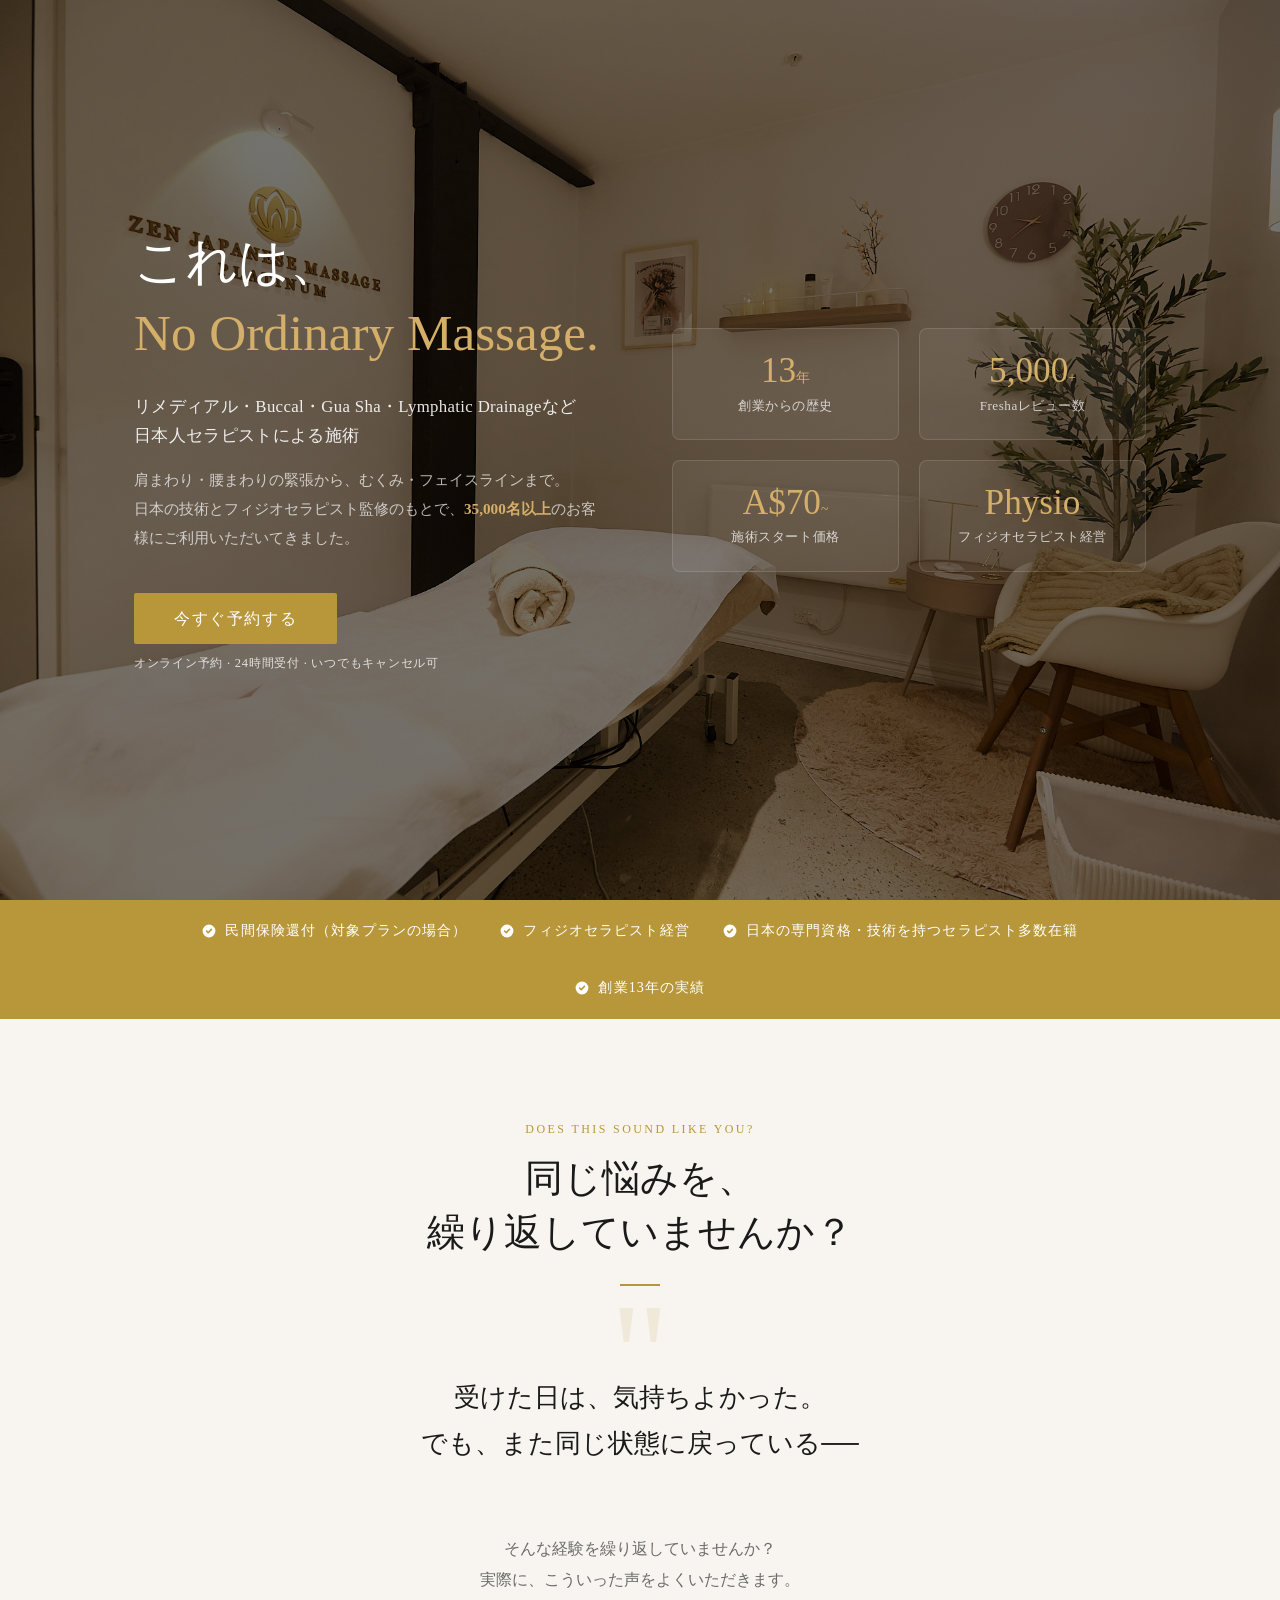
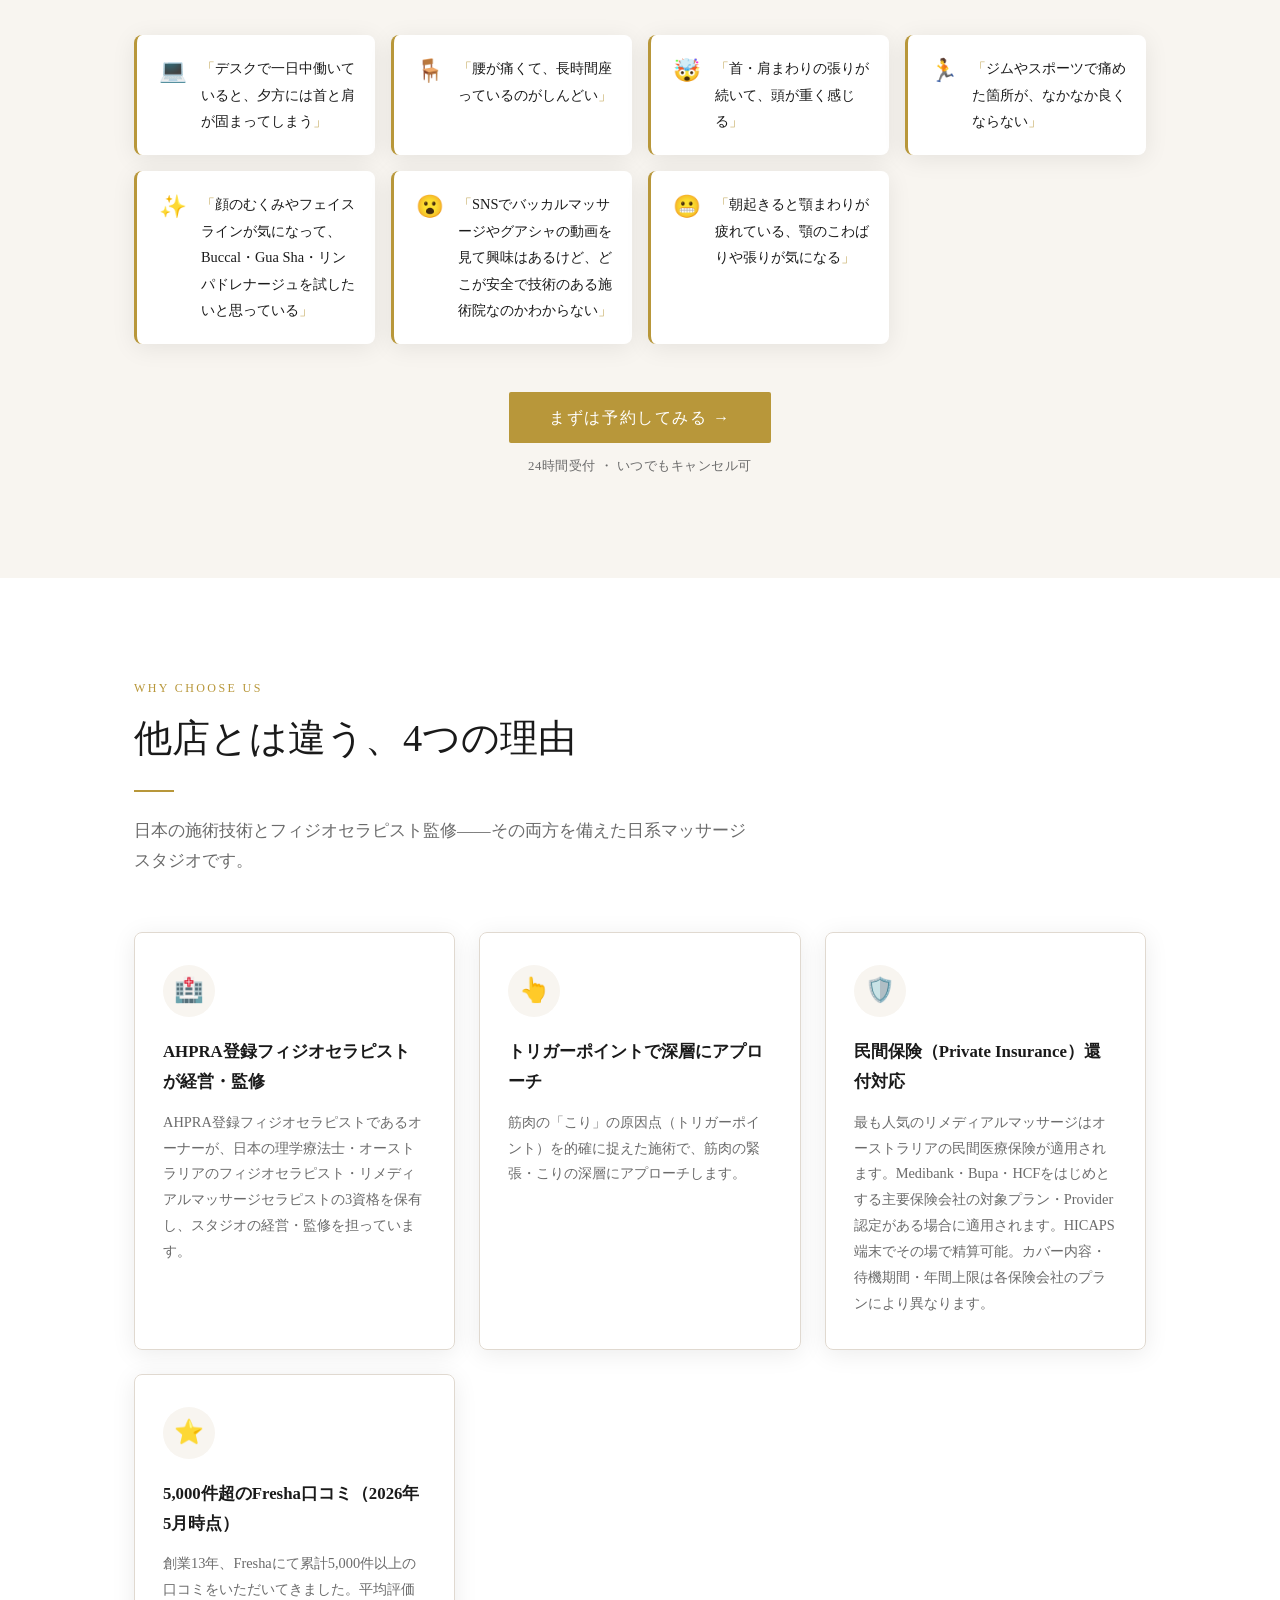
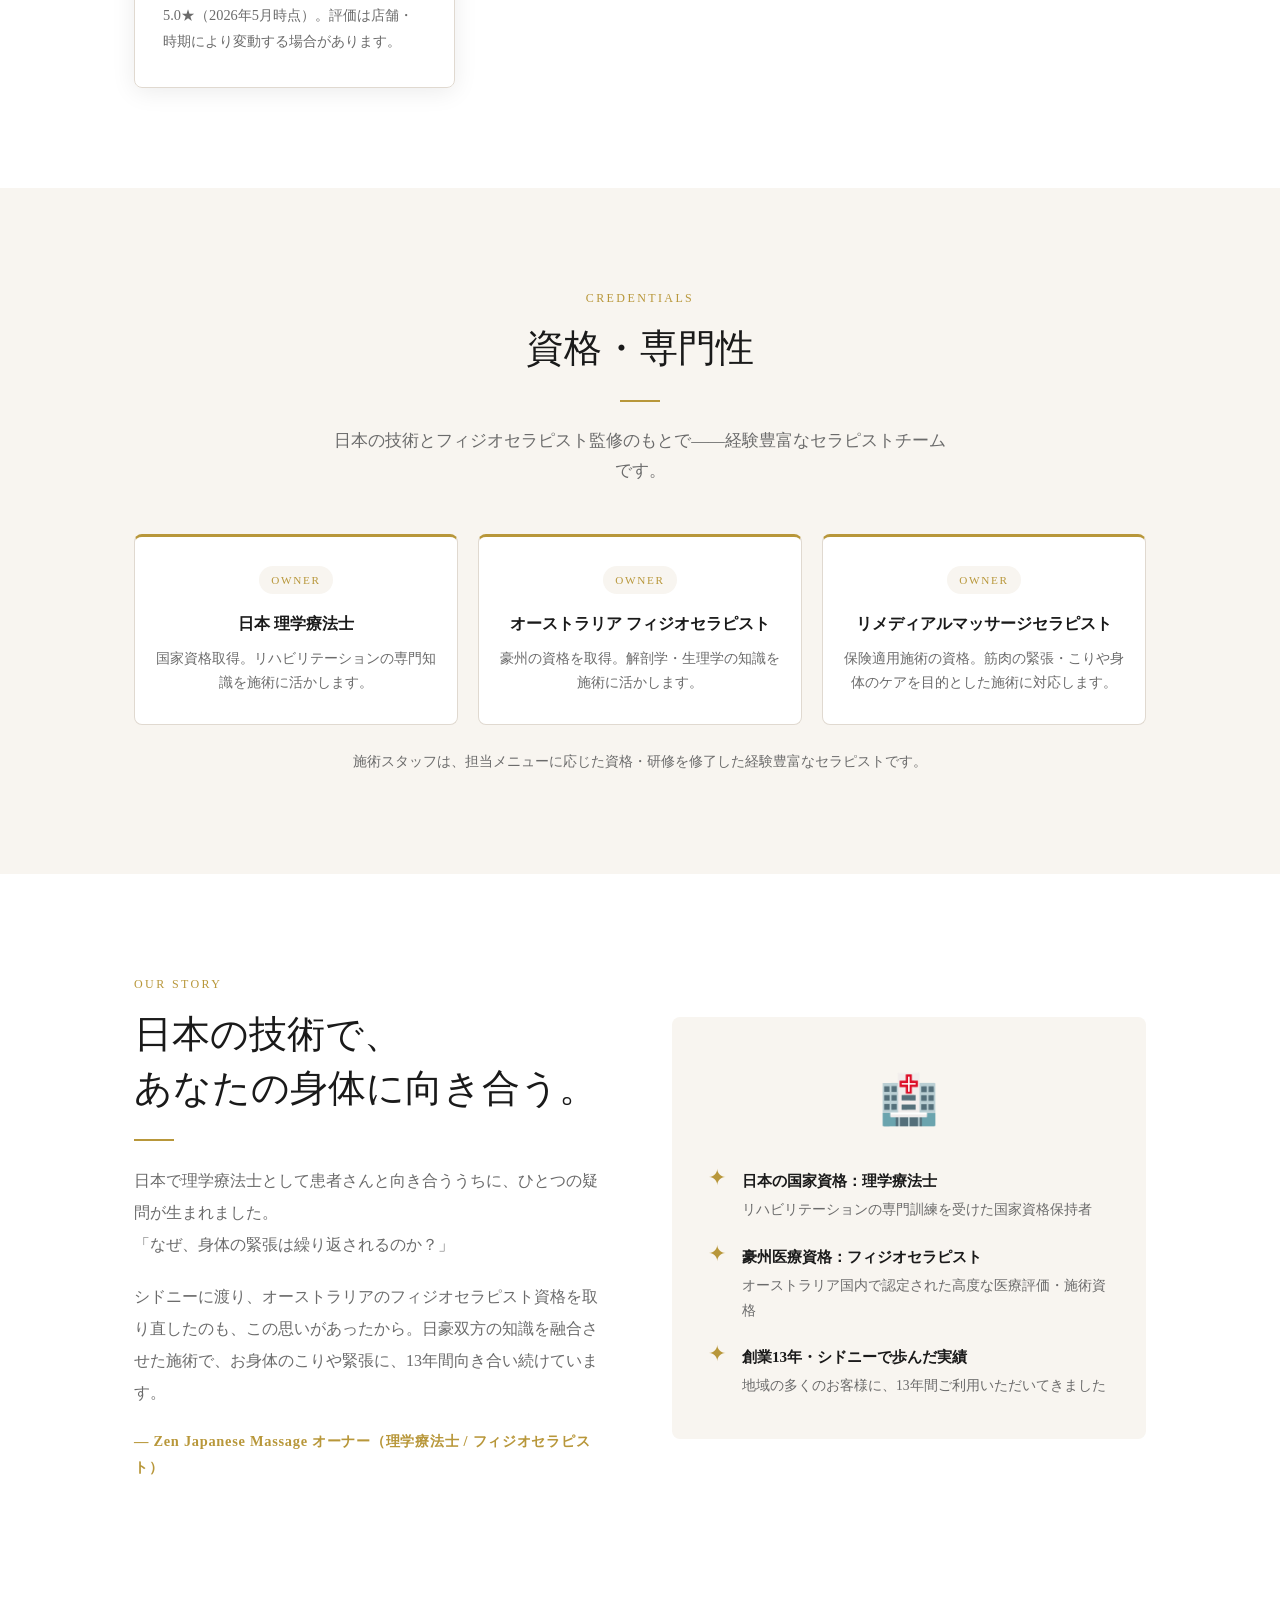
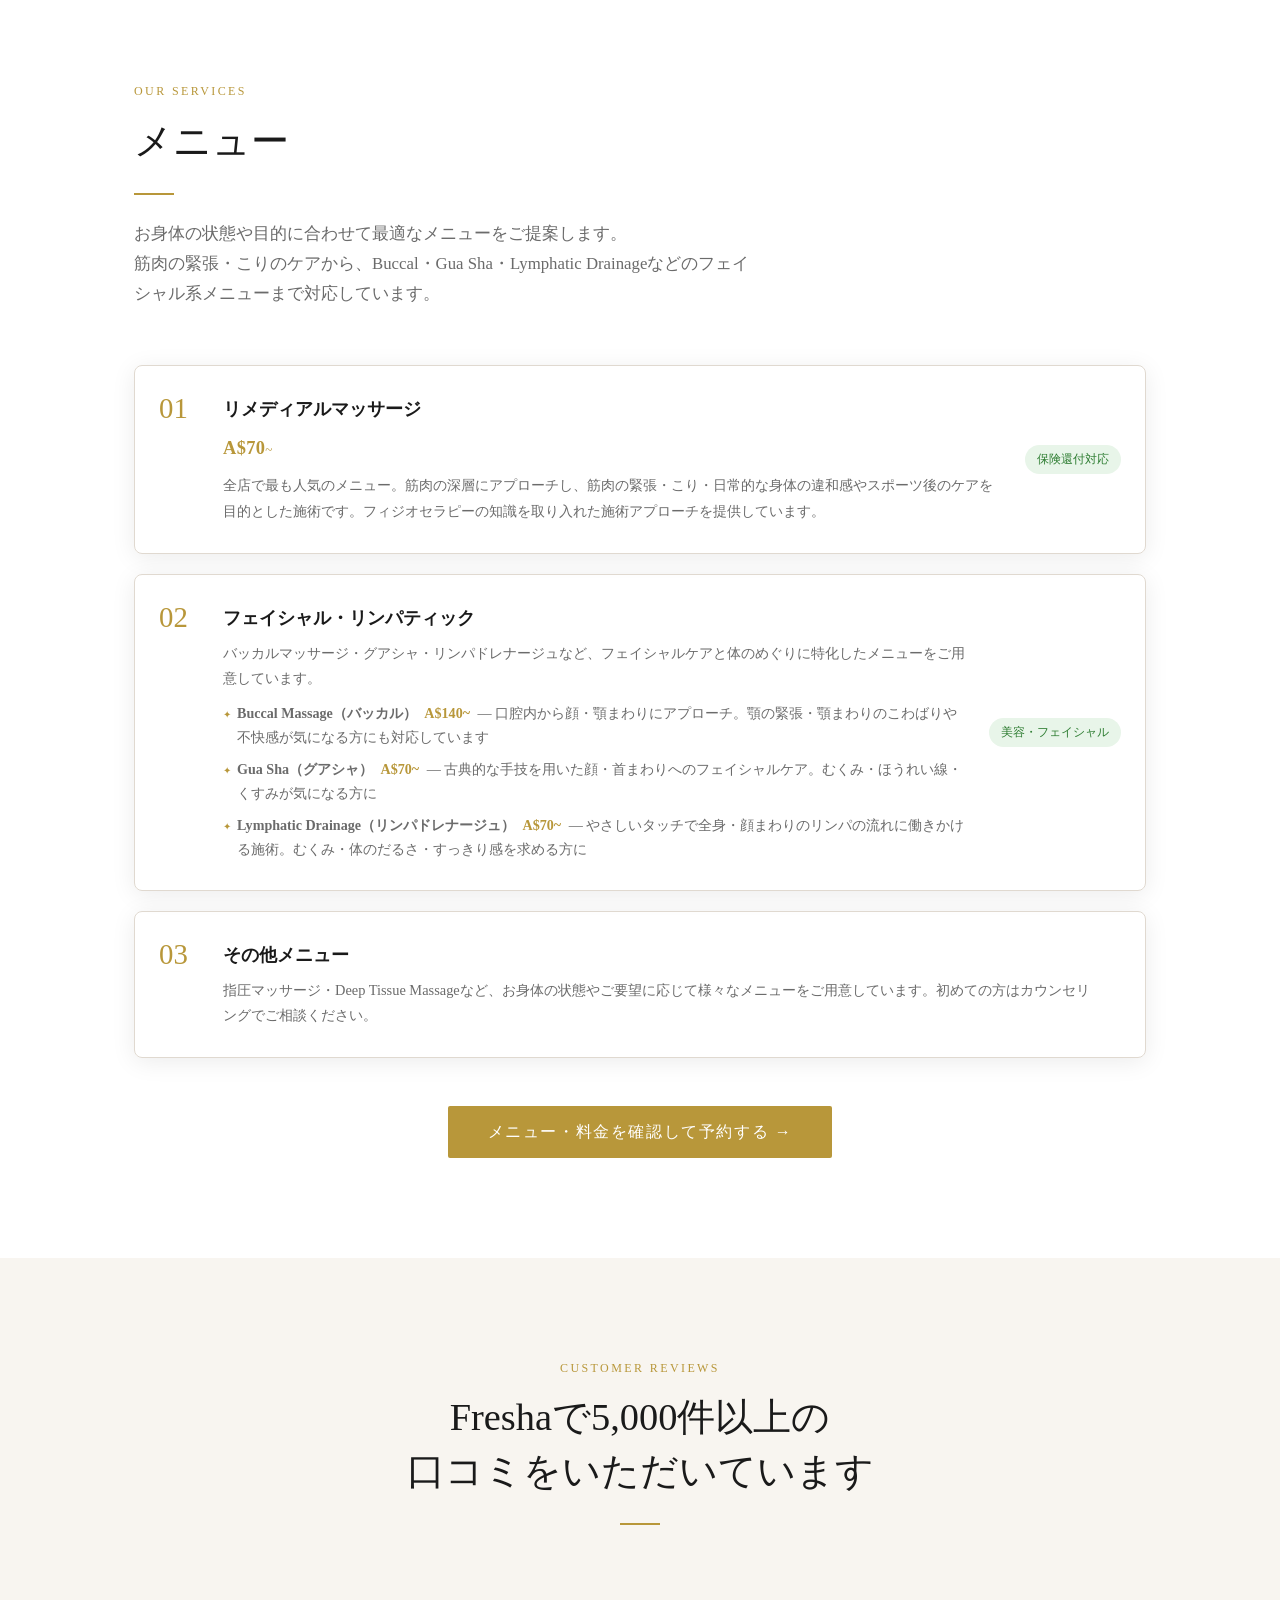
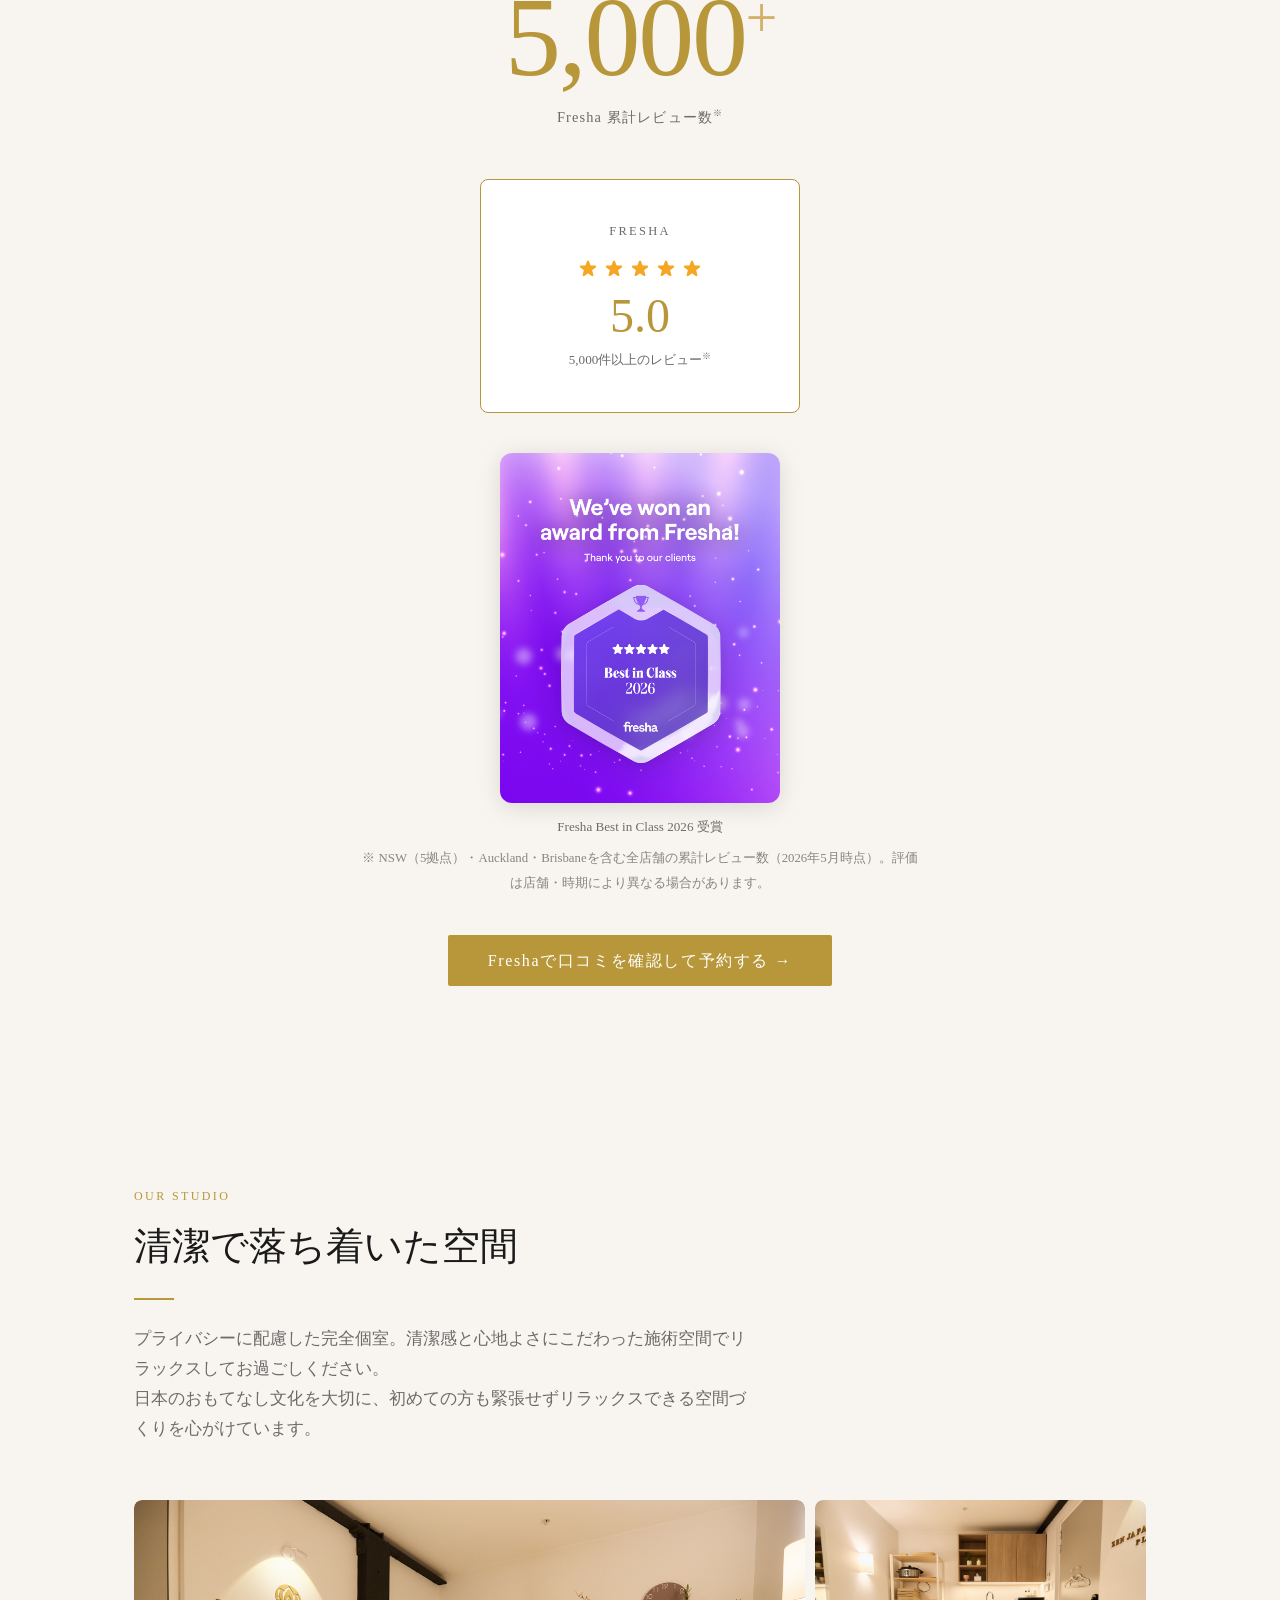
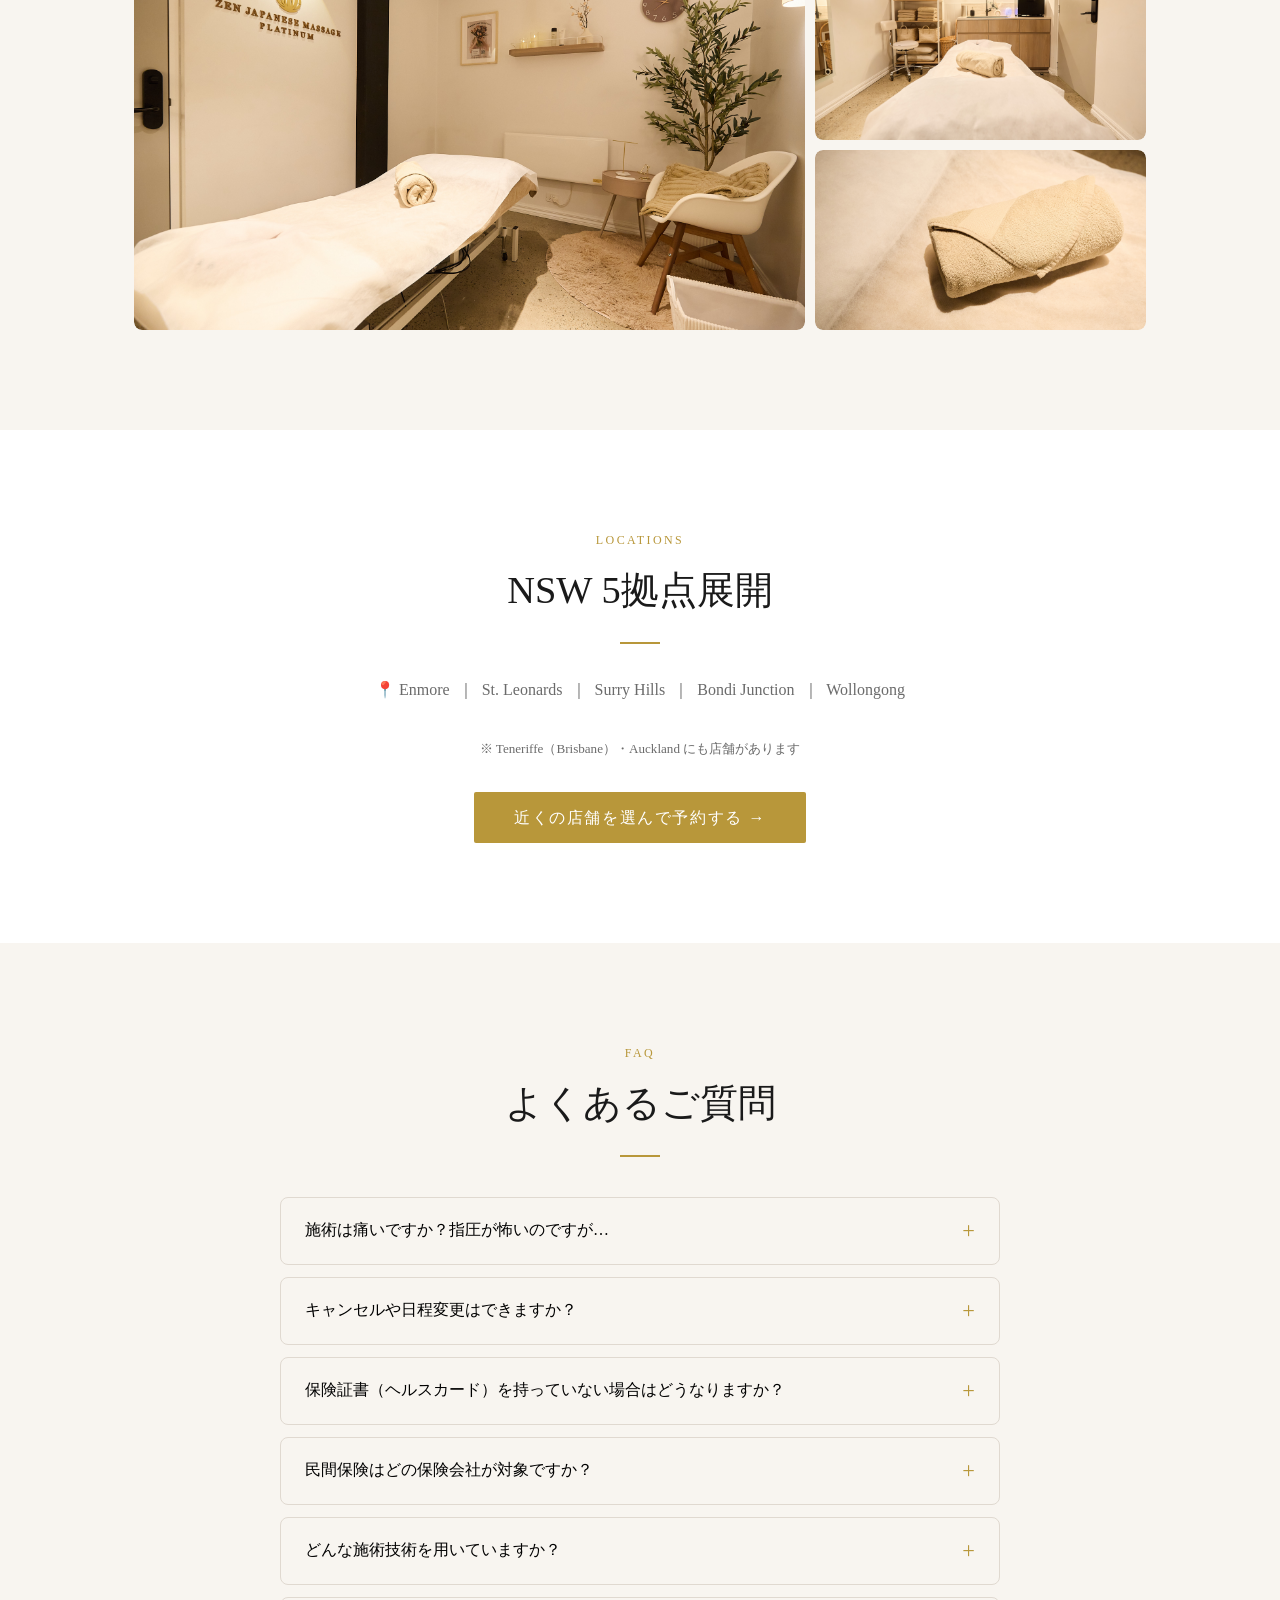
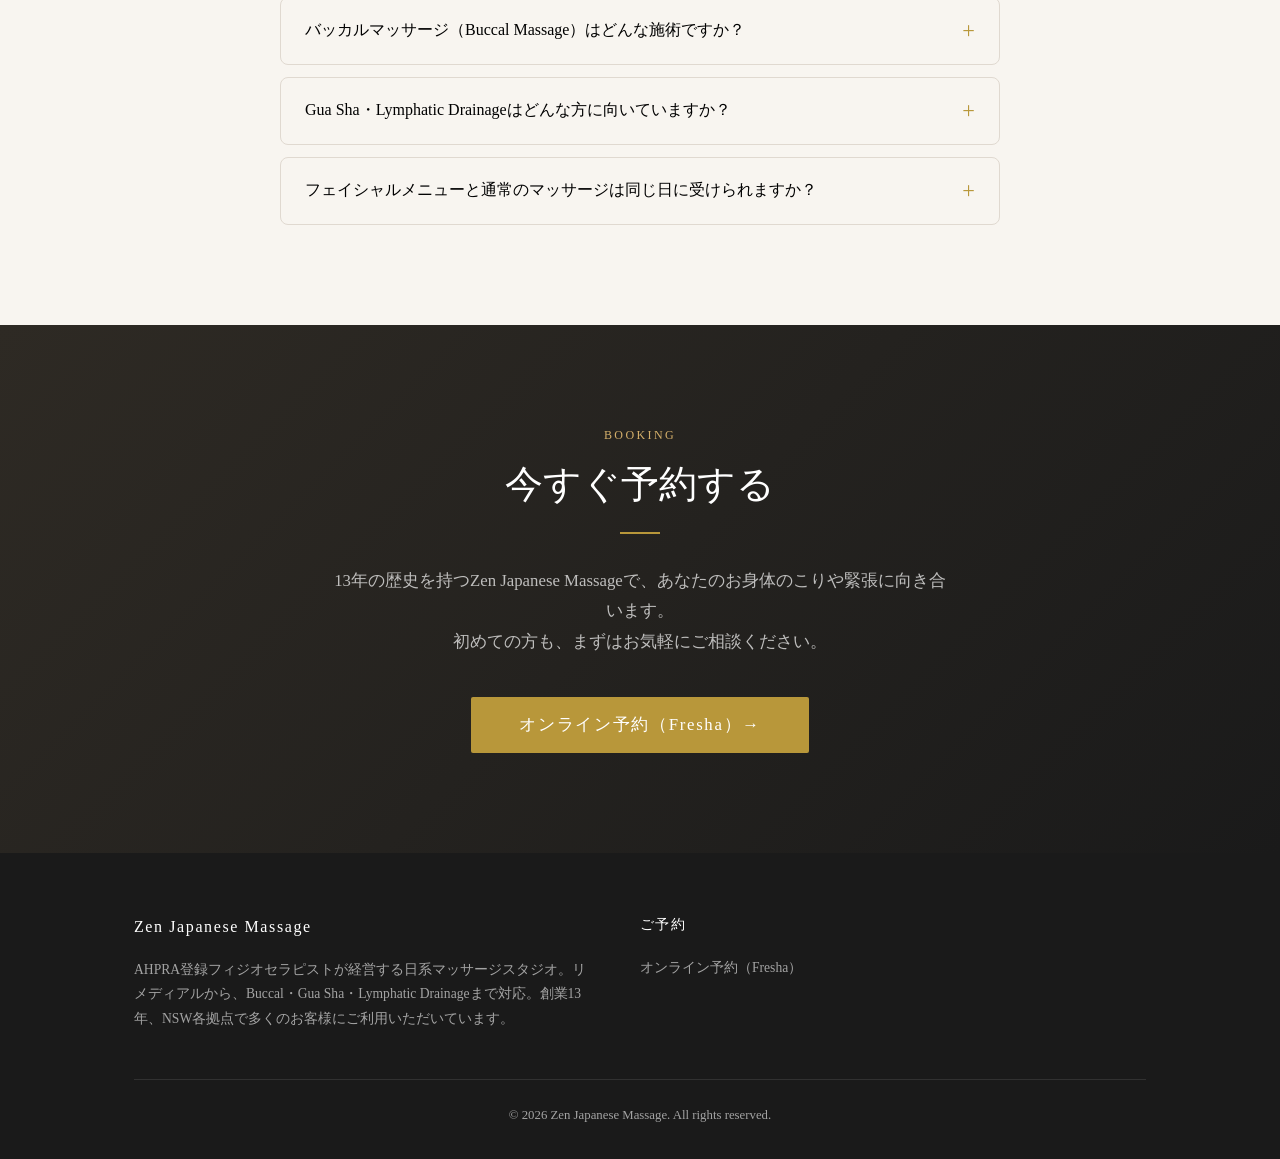
<file: index.html>
<!DOCTYPE html>
<html lang="ja">
<head>
  <meta charset="UTF-8" />
  <meta name="viewport" content="width=device-width, initial-scale=1.0" />
  <title>Zen Japanese Massage | シドニーの日系マッサージ | 創業13年・35,000名以上のご利用実績</title>
  <link rel="icon" href="favicon.png" type="image/png" sizes="32x32" />
  <link rel="icon" href="logo.png" type="image/png" />
  <link rel="apple-touch-icon" href="logo.png" />
  <link rel="stylesheet" href="styles.css" />
  <link rel="stylesheet" href="https://unpkg.com/aos@2.3.1/dist/aos.css" />
  <style>
    .testimonial-cards{display:grid;grid-template-columns:repeat(auto-fit,minmax(280px,1fr));gap:24px;margin:48px 0 40px}
    .testimonial-card{background:#fff;border-radius:8px;border:1px solid #e0d9d0;box-shadow:0 4px 24px rgba(0,0,0,.08);padding:32px}
    .testimonial-quote-mark{font-size:4rem;color:#b8973a;opacity:.18;line-height:1;margin-bottom:-8px;font-family:Georgia,serif}
    .testimonial-text{font-size:1rem;line-height:1.9;color:#1a1a1a;margin-bottom:20px}
    .testimonial-summary{font-size:.85rem;font-weight:700;color:#b8973a;letter-spacing:.04em;margin-bottom:20px;padding-left:10px;border-left:2px solid #b8973a}
    .testimonial-author{border-top:1px solid #e0d9d0;padding-top:16px}
    .testimonial-author-name{font-weight:600;font-size:.88rem;color:#1a1a1a}
    .testimonial-author-detail{font-size:.78rem;color:#6b6b6b;margin-top:3px;line-height:1.6}
  </style>
  <script src="script.js" defer></script>
</head>
<body>

<!-- ===== STICKY BOOKING BUTTON ===== -->
<div class="sticky-booking" id="stickyBooking">
  <div class="sticky-booking-label">民間保険還付の対象となる場合があります</div>
  <a href="https://www.fresha.com/book-now/zen-japanese-massage-r4r98fda/all-offer?share=true&pId=521319" target="_blank" rel="noopener noreferrer" class="sticky-booking-btn">
    <svg width="18" height="18" fill="none" stroke="currentColor" stroke-width="2" viewBox="0 0 24 24"><rect x="3" y="4" width="18" height="18" rx="2"/><path d="M16 2v4M8 2v4M3 10h18"/></svg>
    今すぐ予約する
  </a>
</div>

<!-- ===== HEADER ===== -->
<header class="site-header">
  <div class="container">
    <a href="#" class="logo">
      <img src="logo.png" alt="Zen Japanese Massage" style="height: 40px; width: auto; display: block;">
    </a>
    <nav class="nav">
      <a href="https://www.fresha.com/book-now/zen-japanese-massage-r4r98fda/all-offer?share=true&pId=521319" target="_blank" rel="noopener noreferrer" class="btn btn--primary">今すぐ予約</a>
    </nav>
  </div>
</header>

<!-- [SECTION: Hero] -->
<!-- ===== HERO ===== -->
<section class="hero">
  <div class="container">
    <div class="hero-content" data-aos="fade-up" data-aos-duration="900">
      <!-- [COPY: Hero main headline] -->
      <h1 class="hero-title">
        これは、<br>
        <em>No Ordinary Massage.</em>
      </h1>
      <!-- [COPY: Hero sub headline] -->
      <p class="hero-subhead">リメディアル・Buccal・Gua Sha・Lymphatic Drainageなど<br>日本人セラピストによる施術</p>
      <!-- [COPY: Hero description] -->
      <p class="hero-desc">
        肩まわり・腰まわりの緊張から、むくみ・フェイスラインまで。<br>
        日本の技術とフィジオセラピスト監修のもとで、<strong class="hero-highlight">35,000名以上</strong>のお客様にご利用いただいてきました。
      </p>
      <!-- [COPY: Hero CTA buttons] -->
      <div class="hero-ctas">
        <div class="hero-cta-wrap">
          <a href="https://www.fresha.com/book-now/zen-japanese-massage-r4r98fda/all-offer?share=true&pId=521319" target="_blank" rel="noopener noreferrer" class="btn btn--primary">今すぐ予約する</a>
          <p class="hero-cta-caption">オンライン予約 · 24時間受付 · いつでもキャンセル可</p>
        </div>
      </div>
    </div>
    <div class="hero-stats">
      <div class="stat-card">
        <div class="stat-num">13<span class="stat-unit">年</span></div>
        <div class="stat-label">創業からの歴史</div>
      </div>
      <div class="stat-card">
        <div class="stat-num">5,000<span class="stat-unit">+</span></div>
        <div class="stat-label">Freshaレビュー数</div>
      </div>
      <div class="stat-card">
        <div class="stat-num">A$70<span class="stat-unit">~</span></div>
        <div class="stat-label">施術スタート価格</div>
      </div>
      <div class="stat-card">
        <div class="stat-num">Physio</div>
        <div class="stat-label">フィジオセラピスト経営</div>
      </div>
    </div>
  </div>
</section>

<!-- ===== TRUST BAR ===== -->
<div class="trust-bar">
  <div class="container">
    <div class="trust-item">
      <svg width="16" height="16" fill="currentColor" viewBox="0 0 20 20"><path fill-rule="evenodd" d="M10 18a8 8 0 100-16 8 8 0 000 16zm3.707-9.293a1 1 0 00-1.414-1.414L9 10.586 7.707 9.293a1 1 0 00-1.414 1.414l2 2a1 1 0 001.414 0l4-4z" clip-rule="evenodd"/></svg>
      民間保険還付（対象プランの場合）
    </div>
    <div class="trust-item">
      <svg width="16" height="16" fill="currentColor" viewBox="0 0 20 20"><path fill-rule="evenodd" d="M10 18a8 8 0 100-16 8 8 0 000 16zm3.707-9.293a1 1 0 00-1.414-1.414L9 10.586 7.707 9.293a1 1 0 00-1.414 1.414l2 2a1 1 0 001.414 0l4-4z" clip-rule="evenodd"/></svg>
      フィジオセラピスト経営
    </div>
    <div class="trust-item">
      <svg width="16" height="16" fill="currentColor" viewBox="0 0 20 20"><path fill-rule="evenodd" d="M10 18a8 8 0 100-16 8 8 0 000 16zm3.707-9.293a1 1 0 00-1.414-1.414L9 10.586 7.707 9.293a1 1 0 00-1.414 1.414l2 2a1 1 0 001.414 0l4-4z" clip-rule="evenodd"/></svg>
      日本の専門資格・技術を持つセラピスト多数在籍
    </div>
    <div class="trust-item">
      <svg width="16" height="16" fill="currentColor" viewBox="0 0 20 20"><path fill-rule="evenodd" d="M10 18a8 8 0 100-16 8 8 0 000 16zm3.707-9.293a1 1 0 00-1.414-1.414L9 10.586 7.707 9.293a1 1 0 00-1.414 1.414l2 2a1 1 0 001.414 0l4-4z" clip-rule="evenodd"/></svg>
      創業13年の実績
    </div>
  </div>
</div>

<!-- [SECTION: Affinity - Customer Empathy] -->
<!-- ===== EMPATHY / AFFINITY ===== -->
<section class="section section--cream" id="affinity">
  <div class="container">
    <div class="section-label" style="text-align:center;">Does This Sound Like You?</div>
    <!-- [COPY: Empathy section title] -->
    <h2 class="section-title" style="text-align:center;" data-aos="fade-up">同じ悩みを、<br>繰り返していませんか？</h2>
    <div class="divider" style="margin: 24px auto 40px;"></div>

    <!-- [COPY: Empathy main quote] -->
    <div class="empathy-quote" data-aos="fade-in" data-aos-duration="1000">
      <div class="empathy-quote-mark">"</div>
      <p class="empathy-quote-text">
        受けた日は、気持ちよかった。<br>
        でも、また同じ状態に戻っている──
      </p>
    </div>

    <!-- [COPY: Empathy lead text] -->
    <p class="empathy-lead" data-aos="fade-up">そんな経験を繰り返していませんか？<br>実際に、こういった声をよくいただきます。</p>

    <!-- [COPY: Customer voice cards — 4 items] -->
    <div class="voice-cards">
      <div class="voice-card" data-aos="fade-up">
        <div class="voice-icon">💻</div>
        <p class="voice-text">デスクで一日中働いていると、夕方には首と肩が固まってしまう</p>
      </div>
      <div class="voice-card" data-aos="fade-up">
        <div class="voice-icon">🪑</div>
        <p class="voice-text">腰が痛くて、長時間座っているのがしんどい</p>
      </div>
      <div class="voice-card" data-aos="fade-up">
        <div class="voice-icon">🤯</div>
        <p class="voice-text">首・肩まわりの張りが続いて、頭が重く感じる</p>
      </div>
      <div class="voice-card" data-aos="fade-up">
        <div class="voice-icon">🏃</div>
        <p class="voice-text">ジムやスポーツで痛めた箇所が、なかなか良くならない</p>
      </div>
      <div class="voice-card" data-aos="fade-up">
        <div class="voice-icon">✨</div>
        <p class="voice-text">顔のむくみやフェイスラインが気になって、Buccal・Gua Sha・リンパドレナージュを試したいと思っている</p>
      </div>
      <div class="voice-card" data-aos="fade-up">
        <div class="voice-icon">😮</div>
        <p class="voice-text">SNSでバッカルマッサージやグアシャの動画を見て興味はあるけど、どこが安全で技術のある施術院なのかわからない</p>
      </div>
      <div class="voice-card" data-aos="fade-up">
        <div class="voice-icon">😬</div>
        <p class="voice-text">朝起きると顎まわりが疲れている、顎のこわばりや張りが気になる</p>
      </div>
    </div>

    <!-- 共感ピーク直後の CTA -->
    <div class="affinity-cta" data-aos="fade-up">
      <a href="https://www.fresha.com/book-now/zen-japanese-massage-r4r98fda/all-offer?share=true&pId=521319" target="_blank" rel="noopener noreferrer" class="btn btn--primary">
        まずは予約してみる →
      </a>
      <p class="affinity-cta-note">24時間受付 ・ いつでもキャンセル可</p>
    </div>
  </div>
</section>

<!-- [SECTION: Strengths] -->
<!-- ===== STRENGTHS ===== -->
<section class="section" id="strengths">
  <div class="container">
    <!-- [COPY: Strengths section label & title] -->
    <div class="section-label">Why Choose Us</div>
    <h2 class="section-title" data-aos="fade-up">他店とは違う、4つの理由</h2>
    <div class="divider"></div>
    <p class="section-lead">日本の施術技術とフィジオセラピスト監修——その両方を備えた日系マッサージスタジオです。</p>
    <div class="strengths-grid">
      <!-- [COPY: Strength card 1] -->
      <div class="strength-card" data-aos="fade-up" data-aos-delay="0">
        <div class="strength-icon">🏥</div>
        <div class="strength-title">AHPRA登録フィジオセラピストが経営・監修</div>
        <p class="strength-desc">AHPRA登録フィジオセラピストであるオーナーが、日本の理学療法士・オーストラリアのフィジオセラピスト・リメディアルマッサージセラピストの3資格を保有し、スタジオの経営・監修を担っています。</p>
      </div>
      <!-- [COPY: Strength card 2] -->
      <div class="strength-card" data-aos="fade-up" data-aos-delay="80">
        <div class="strength-icon">👆</div>
        <div class="strength-title">トリガーポイントで深層にアプローチ</div>
        <p class="strength-desc">筋肉の「こり」の原因点（トリガーポイント）を的確に捉えた施術で、筋肉の緊張・こりの深層にアプローチします。</p>
      </div>
      <!-- [COPY: Strength card 3] -->
      <div class="strength-card" data-aos="fade-up" data-aos-delay="160">
        <div class="strength-icon">🛡️</div>
        <div class="strength-title">民間保険（Private Insurance）還付対応</div>
        <p class="strength-desc">最も人気のリメディアルマッサージはオーストラリアの民間医療保険が適用されます。Medibank・Bupa・HCFをはじめとする主要保険会社の対象プラン・Provider認定がある場合に適用されます。HICAPS端末でその場で精算可能。カバー内容・待機期間・年間上限は各保険会社のプランにより異なります。</p>
      </div>
      <!-- [COPY: Strength card 4] -->
      <div class="strength-card" data-aos="fade-up" data-aos-delay="240">
        <div class="strength-icon">⭐</div>
        <div class="strength-title">5,000件超のFresha口コミ（2026年5月時点）</div>
        <p class="strength-desc">創業13年、Freshaにて累計5,000件以上の口コミをいただいてきました。平均評価5.0★（2026年5月時点）。評価は店舗・時期により変動する場合があります。</p>
      </div>
    </div>
  </div>
</section>

<!-- [SECTION: Qualifications / Credentials] -->
<!-- ===== QUALIFICATIONS ===== -->
<section class="section section--cream">
  <div class="container qualifications">
    <!-- [COPY: Qualifications section label & title] -->
    <div class="section-label">Credentials</div>
    <h2 class="section-title" data-aos="fade-up">資格・専門性</h2>
    <div class="divider" style="margin: 24px auto;"></div>
    <p class="section-lead" style="margin: 0 auto 0;">日本の技術とフィジオセラピスト監修のもとで——経験豊富なセラピストチームです。</p>
    <div class="qual-grid">
      <div class="qual-card">
        <div class="qual-tag">OWNER</div>
        <div class="qual-name">日本 理学療法士</div>
        <div class="qual-detail">国家資格取得。リハビリテーションの専門知識を施術に活かします。</div>
      </div>
      <div class="qual-card">
        <div class="qual-tag">OWNER</div>
        <div class="qual-name">オーストラリア フィジオセラピスト</div>
        <div class="qual-detail">豪州の資格を取得。解剖学・生理学の知識を施術に活かします。</div>
      </div>
      <div class="qual-card">
        <div class="qual-tag">OWNER</div>
        <div class="qual-name">リメディアルマッサージセラピスト</div>
        <div class="qual-detail">保険適用施術の資格。筋肉の緊張・こりや身体のケアを目的とした施術に対応します。</div>
      </div>
    </div>
    <p style="text-align:center; font-size:.88rem; color:var(--gray); margin-top:24px;">施術スタッフは、担当メニューに応じた資格・研修を修了した経験豊富なセラピストです。</p>
  </div>
</section>

<!-- [SECTION: Founder Story] -->
<!-- ===== FOUNDER STORY ===== -->
<section class="section" id="story">
  <div class="container">
    <div class="story-grid">
      <div data-aos="fade-right">
        <!-- [COPY: Story section label & title] -->
        <div class="section-label">Our Story</div>
        <h2 class="section-title">日本の技術で、<br>あなたの身体に向き合う。</h2>
        <div class="divider"></div>
        <p style="color: var(--gray); line-height: 2; margin-bottom: 20px;">
          日本で理学療法士として患者さんと向き合ううちに、ひとつの疑問が生まれました。<br>「なぜ、身体の緊張は繰り返されるのか？」
        </p>
        <p style="color: var(--gray); line-height: 2; margin-bottom: 20px;">
          シドニーに渡り、オーストラリアのフィジオセラピスト資格を取り直したのも、この思いがあったから。日豪双方の知識を融合させた施術で、お身体のこりや緊張に、13年間向き合い続けています。
        </p>
        <p style="font-size:.9rem; color: var(--gold); font-weight: 600; letter-spacing:.05em;">— Zen Japanese Massage オーナー（理学療法士 / フィジオセラピスト）</p>
      </div>
      <div class="story-credentials">
        <div class="story-credentials-icon">🏥</div>
        <div class="story-credentials-list">
          <div class="story-credential-item">
            <div class="story-credential-bullet">✦</div>
            <div>
              <div class="story-credential-title">日本の国家資格：理学療法士</div>
              <div class="story-credential-desc">リハビリテーションの専門訓練を受けた国家資格保持者</div>
            </div>
          </div>
          <div class="story-credential-item">
            <div class="story-credential-bullet">✦</div>
            <div>
              <div class="story-credential-title">豪州医療資格：フィジオセラピスト</div>
              <div class="story-credential-desc">オーストラリア国内で認定された高度な医療評価・施術資格</div>
            </div>
          </div>
          <div class="story-credential-item">
            <div class="story-credential-bullet">✦</div>
            <div>
              <div class="story-credential-title">創業13年・シドニーで歩んだ実績</div>
              <div class="story-credential-desc">地域の多くのお客様に、13年間ご利用いただいてきました</div>
            </div>
          </div>
        </div>
      </div>
    </div>
  </div>
</section>

<!-- [SECTION: Services / Menu] -->
<!-- ===== SERVICES ===== -->
<section class="section" id="services">
  <div class="container">
    <!-- [COPY: Services section label & title] -->
    <div class="section-label">Our Services</div>
    <h2 class="section-title" data-aos="fade-up">メニュー</h2>
    <div class="divider"></div>
    <p class="section-lead">お身体の状態や目的に合わせて最適なメニューをご提案します。<br>筋肉の緊張・こりのケアから、Buccal・Gua Sha・Lymphatic Drainageなどのフェイシャル系メニューまで対応しています。</p>
    <div class="service-list">
      <div class="service-item">
        <div class="service-num">01</div>
        <div>
          <div class="service-name">リメディアルマッサージ</div>
          <div class="service-price">A$70<span class="service-price-from">~</span></div>
          <p class="service-desc">全店で最も人気のメニュー。筋肉の深層にアプローチし、筋肉の緊張・こり・日常的な身体の違和感やスポーツ後のケアを目的とした施術です。フィジオセラピーの知識を取り入れた施術アプローチを提供しています。</p>
        </div>
        <div class="service-badge">保険還付対応</div>
      </div>
      <div class="service-item">
        <div class="service-num">02</div>
        <div>
          <div class="service-name">フェイシャル・リンパティック</div>
          <p class="service-desc">バッカルマッサージ・グアシャ・リンパドレナージュなど、フェイシャルケアと体のめぐりに特化したメニューをご用意しています。</p>
          <ul class="service-bullets">
            <li><strong>Buccal Massage（バッカル）</strong> <span style="color:var(--gold);font-weight:600;margin:0 4px;">A$140~</span> — 口腔内から顔・顎まわりにアプローチ。顎の緊張・顎まわりのこわばりや不快感が気になる方にも対応しています</li>
            <li><strong>Gua Sha（グアシャ）</strong> <span style="color:var(--gold);font-weight:600;margin:0 4px;">A$70~</span> — 古典的な手技を用いた顔・首まわりへのフェイシャルケア。むくみ・ほうれい線・くすみが気になる方に</li>
            <li><strong>Lymphatic Drainage（リンパドレナージュ）</strong> <span style="color:var(--gold);font-weight:600;margin:0 4px;">A$70~</span> — やさしいタッチで全身・顔まわりのリンパの流れに働きかける施術。むくみ・体のだるさ・すっきり感を求める方に</li>
          </ul>
        </div>
        <div class="service-badge">美容・フェイシャル</div>
      </div>
      <div class="service-item">
        <div class="service-num">03</div>
        <div>
          <div class="service-name">その他メニュー</div>
          <p class="service-desc">指圧マッサージ・Deep Tissue Massageなど、お身体の状態やご要望に応じて様々なメニューをご用意しています。初めての方はカウンセリングでご相談ください。</p>
        </div>
      </div>
    </div>
    <div style="text-align:center; margin-top: 48px;">
      <a href="https://www.fresha.com/book-now/zen-japanese-massage-r4r98fda/all-offer?share=true&pId=521319" target="_blank" rel="noopener noreferrer" class="btn btn--primary">メニュー・料金を確認して予約する →</a>
    </div>
  </div>
</section>


<!-- [SECTION: Reviews / Social Proof] -->
<!-- ===== REVIEWS / SOCIAL PROOF ===== -->
<section class="section section--cream" id="reviews">
  <div class="container">
    <div class="section-label" style="text-align:center;">Customer Reviews</div>
    <h2 class="section-title" style="text-align:center;">Freshaで5,000件以上の<br>口コミをいただいています</h2>
    <div class="divider" style="margin: 24px auto 56px;"></div>

    <!-- 合計件数：大きく打ち出す -->
    <div class="proof-total">
      <div class="proof-total-num">5,000<span class="proof-plus">+</span></div>
      <div class="proof-total-label">Fresha 累計レビュー数<sup style="font-size:.6em; vertical-align:super;">※</sup></div>
    </div>

    <!-- Freshaレーティング -->
    <div class="proof-platforms" style="grid-template-columns: 1fr; max-width: 320px; margin: 0 auto; background: #fff; border: 1px solid #b8973a;">
      <div class="proof-platform">
        <div class="proof-platform-name">Fresha</div>
        <div class="proof-stars-row">
          <svg viewBox="0 0 20 20" class="proof-star-svg"><path d="M9.049 2.927c.3-.921 1.603-.921 1.902 0l1.07 3.292a1 1 0 00.95.69h3.462c.969 0 1.371 1.24.588 1.81l-2.8 2.034a1 1 0 00-.364 1.118l1.07 3.292c.3.921-.755 1.688-1.54 1.118l-2.8-2.034a1 1 0 00-1.175 0l-2.8 2.034c-.784.57-1.838-.197-1.539-1.118l1.07-3.292a1 1 0 00-.364-1.118L2.98 8.72c-.783-.57-.38-1.81.588-1.81h3.461a1 1 0 00.951-.69l1.07-3.292z"/></svg>
          <svg viewBox="0 0 20 20" class="proof-star-svg"><path d="M9.049 2.927c.3-.921 1.603-.921 1.902 0l1.07 3.292a1 1 0 00.95.69h3.462c.969 0 1.371 1.24.588 1.81l-2.8 2.034a1 1 0 00-.364 1.118l1.07 3.292c.3.921-.755 1.688-1.54 1.118l-2.8-2.034a1 1 0 00-1.175 0l-2.8 2.034c-.784.57-1.838-.197-1.539-1.118l1.07-3.292a1 1 0 00-.364-1.118L2.98 8.72c-.783-.57-.38-1.81.588-1.81h3.461a1 1 0 00.951-.69l1.07-3.292z"/></svg>
          <svg viewBox="0 0 20 20" class="proof-star-svg"><path d="M9.049 2.927c.3-.921 1.603-.921 1.902 0l1.07 3.292a1 1 0 00.95.69h3.462c.969 0 1.371 1.24.588 1.81l-2.8 2.034a1 1 0 00-.364 1.118l1.07 3.292c.3.921-.755 1.688-1.54 1.118l-2.8-2.034a1 1 0 00-1.175 0l-2.8 2.034c-.784.57-1.838-.197-1.539-1.118l1.07-3.292a1 1 0 00-.364-1.118L2.98 8.72c-.783-.57-.38-1.81.588-1.81h3.461a1 1 0 00.951-.69l1.07-3.292z"/></svg>
          <svg viewBox="0 0 20 20" class="proof-star-svg"><path d="M9.049 2.927c.3-.921 1.603-.921 1.902 0l1.07 3.292a1 1 0 00.95.69h3.462c.969 0 1.371 1.24.588 1.81l-2.8 2.034a1 1 0 00-.364 1.118l1.07 3.292c.3.921-.755 1.688-1.54 1.118l-2.8-2.034a1 1 0 00-1.175 0l-2.8 2.034c-.784.57-1.838-.197-1.539-1.118l1.07-3.292a1 1 0 00-.364-1.118L2.98 8.72c-.783-.57-.38-1.81.588-1.81h3.461a1 1 0 00.951-.69l1.07-3.292z"/></svg>
          <svg viewBox="0 0 20 20" class="proof-star-svg"><path d="M9.049 2.927c.3-.921 1.603-.921 1.902 0l1.07 3.292a1 1 0 00.95.69h3.462c.969 0 1.371 1.24.588 1.81l-2.8 2.034a1 1 0 00-.364 1.118l1.07 3.292c.3.921-.755 1.688-1.54 1.118l-2.8-2.034a1 1 0 00-1.175 0l-2.8 2.034c-.784.57-1.838-.197-1.539-1.118l1.07-3.292a1 1 0 00-.364-1.118L2.98 8.72c-.783-.57-.38-1.81.588-1.81h3.461a1 1 0 00.951-.69l1.07-3.292z"/></svg>
        </div>
        <div class="proof-rating-num">5.0</div>
        <div class="proof-review-count">5,000件以上のレビュー<sup style="font-size:.65em; vertical-align:super;">※</sup></div>
      </div>
    </div>

    <!-- Fresha Best in Class 2026 Award -->
    <div style="text-align:center; margin: 40px auto 8px;" data-aos="fade-up">
      <img
        src="fresha-best-in-class-2026.png"
        alt="Fresha Best in Class 2026 Award — Zen Japanese Massage"
        style="display:block; margin:0 auto; max-width:280px; border-radius:12px; box-shadow:0 4px 24px rgba(0,0,0,.12);"
      />
      <p style="font-size:.82rem; color:var(--gray); margin-top:12px;">Fresha Best in Class 2026 受賞</p>
    </div>

    <!-- 注記 -->
    <p class="proof-tagline" style="font-size:.8rem; color:var(--gray); opacity:.8;">
      ※ NSW（5拠点）・Auckland・Brisbaneを含む全店舗の累計レビュー数（2026年5月時点）。評価は店舗・時期により異なる場合があります。
    </p>

    <div style="text-align:center; margin-top: 40px;">
      <a href="https://www.fresha.com/book-now/zen-japanese-massage-r4r98fda/all-offer?share=true&pId=521319" target="_blank" rel="noopener noreferrer" class="btn btn--primary">Freshaで口コミを確認して予約する →</a>
    </div>
  </div>
</section>

<!-- [SECTION: Photo Gallery] -->
<!-- ===== PHOTO GALLERY（3枚） ===== -->
<section class="section section--cream" id="gallery">
  <div class="container">
    <div class="section-label">Our Studio</div>
    <h2 class="section-title">清潔で落ち着いた空間</h2>
    <div class="divider"></div>
    <p class="section-lead">プライバシーに配慮した完全個室。清潔感と心地よさにこだわった施術空間でリラックスしてお過ごしください。<br>日本のおもてなし文化を大切に、初めての方も緊張せずリラックスできる空間づくりを心がけています。</p>
    <div class="photo-gallery">
      <a class="g-main" href="ZenJapaneseMassage - 店舗画像.jpg" target="_blank">
        <img src="ZenJapaneseMassage - 店舗画像.jpg" alt="Zen Japanese Massage 店舗">
      </a>
      <a href="ZenJapaneseMassage - 1448745 2.jpg" target="_blank">
        <img src="ZenJapaneseMassage - 1448745 2.jpg" alt="店舗内観">
      </a>
      <a href="ZenJapaneseMassage - 1448745 5.jpg" target="_blank">
        <img src="ZenJapaneseMassage - 1448745 5.jpg" alt="施術室">
      </a>
    </div>
  </div>
</section>

<!-- [SECTION: Locations] -->
<!-- ===== LOCATIONS（簡略版） ===== -->
<section class="section" id="locations">
  <div class="container" style="text-align:center;">
    <div class="section-label">Locations</div>
    <h2 class="section-title">NSW 5拠点展開</h2>
    <div class="divider" style="margin: 24px auto 32px;"></div>
    <p class="locations-text">
      📍 Enmore &nbsp;｜&nbsp; St. Leonards &nbsp;｜&nbsp; Surry Hills &nbsp;｜&nbsp; Bondi Junction &nbsp;｜&nbsp; Wollongong
    </p>
    <p style="font-size:.82rem; color:var(--gray); margin: 16px 0 32px;">※ Teneriffe（Brisbane）・Auckland にも店舗があります</p>
    <a href="https://www.fresha.com/book-now/zen-japanese-massage-r4r98fda/all-offer?share=true&pId=521319" target="_blank" rel="noopener noreferrer" class="btn btn--primary">近くの店舗を選んで予約する →</a>
  </div>
</section>

<!-- ===== FAQ ===== -->
<section class="section section--cream">
  <div class="container">
    <div class="section-label" style="text-align:center;">FAQ</div>
    <h2 class="section-title" style="text-align:center;">よくあるご質問</h2>
    <div class="divider" style="margin: 24px auto 40px;"></div>
    <div class="faq-list">
<div class="faq-item">
        <button class="faq-q" aria-expanded="false">施術は痛いですか？指圧が怖いのですが…</button>
        <div class="faq-a">「気持ちよい痛さ」を目安に、常にお客様の反応を確認しながら圧を調整します。強い圧が苦手な方は遠慮なくお申し出ください。「痛くてつらい」という状態にならないよう、常にコミュニケーションを取りながら進めます。初回は特に丁寧に確認しながら進めますので、ご安心ください。</div>
      </div>
      <div class="faq-item">
        <button class="faq-q" aria-expanded="false">キャンセルや日程変更はできますか？</button>
        <div class="faq-a">はい、いつでも可能です。予約システム（Fresha）からキャンセル・変更いただけます。なお、直前のキャンセルはキャンセルポリシーに基づき手数料が発生する場合があります。「予約したけどキャンセルできない」という心配は不要ですので、まずお気軽にご予約ください。</div>
      </div>
      <div class="faq-item">
        <button class="faq-q" aria-expanded="false">保険証書（ヘルスカード）を持っていない場合はどうなりますか？</button>
        <div class="faq-a">保険証書がなくても施術は受けられます。その場合は自費でのお支払いとなります。また、後日保険会社に請求書を提出してご自身で還付を受けることも可能です。詳しくはご予約時にお気軽にご相談ください。</div>
      </div>
      <div class="faq-item">
        <button class="faq-q" aria-expanded="false">民間保険はどの保険会社が対象ですか？</button>
        <div class="faq-a">Medibank、Bupa、HCFをはじめとする主要な民間医療保険に対応しています。HICAPS端末を設置しており、施術後にその場でクレームの処理が可能です。ご利用の保険会社について不明な点はお気軽にお問い合わせください。なお、保険の適用可否・還付金額はご加入のプラン・Provider認定・待機期間・年間上限により異なります。</div>
      </div>
      <div class="faq-item">
        <button class="faq-q" aria-expanded="false">どんな施術技術を用いていますか？</button>
        <div class="faq-a">当店では「指圧」とトリガーポイント療法を中心に、筋肉の「こり」の原因点（トリガーポイント）を捉えた深層アプローチを行います。各メニューに応じた資格・研修を修了したセラピストが担当しますので、筋肉の緊張・こりのケアを目的としたご利用に適しています。</div>
      </div>
      <div class="faq-item">
        <button class="faq-q" aria-expanded="false">バッカルマッサージ（Buccal Massage）はどんな施術ですか？</button>
        <div class="faq-a">口腔内と顔・顎まわりに働きかけるフェイシャル施術です。顎の緊張・顎まわりのこわばりや不快感が気になる方や、フェイスラインのケアを目的とした方にご利用いただいています。施術はセラピストが手袋を着用して行い、衛生面にも十分配慮しています。詳細・料金はFresha予約画面からご確認ください。</div>
      </div>
      <div class="faq-item">
        <button class="faq-q" aria-expanded="false">Gua Sha・Lymphatic Drainageはどんな方に向いていますか？</button>
        <div class="faq-a">Gua Sha（グアシャ）は、顔・首まわりのむくみ・くすみ・フェイスラインが気になる方に。Lymphatic Drainage（リンパドレナージュ）は、顔や体のむくみ・だるさ・すっきり感を求める方に特に好評です。どちらもやさしい施術ですので、初めての方もお気軽にどうぞ。</div>
      </div>
      <div class="faq-item">
        <button class="faq-q" aria-expanded="false">フェイシャルメニューと通常のマッサージは同じ日に受けられますか？</button>
        <div class="faq-a">はい、組み合わせてご予約いただくことも可能です。ご要望はFresha予約画面でのメニュー選択時にご指定いただくか、ご来店後にスタッフへご相談ください。</div>
      </div>
    </div>
  </div>
</section>


<!-- ===== CTA SECTION ===== -->
<section class="cta-section" id="booking">
  <div class="container">
    <div class="section-label" style="color: var(--gold-lt);">Booking</div>
    <h2 class="section-title">今すぐ予約する</h2>
    <div class="divider"></div>
    <p class="section-lead">13年の歴史を持つZen Japanese Massageで、あなたのお身体のこりや緊張に向き合います。<br>初めての方も、まずはお気軽にご相談ください。</p>
    <div class="cta-btns">
      <a href="https://www.fresha.com/book-now/zen-japanese-massage-r4r98fda/all-offer?share=true&pId=521319" target="_blank" rel="noopener noreferrer" class="btn btn--primary" style="font-size: 1.05rem; padding: 18px 48px;">オンライン予約（Fresha）→</a>
    </div>
  </div>
</section>

<!-- ===== FOOTER ===== -->
<footer class="site-footer">
  <div class="container">
    <div class="footer-grid">
      <div>
        <div class="footer-brand">Zen Japanese Massage</div>
        <p class="footer-tagline">AHPRA登録フィジオセラピストが経営する日系マッサージスタジオ。リメディアルから、Buccal・Gua Sha・Lymphatic Drainageまで対応。創業13年、NSW各拠点で多くのお客様にご利用いただいています。</p>
      </div>
      <div>
        <div class="footer-heading">ご予約</div>
        <ul class="footer-links">
          <li><a href="https://www.fresha.com/book-now/zen-japanese-massage-r4r98fda/all-offer?share=true&pId=521319" target="_blank" rel="noopener noreferrer">オンライン予約（Fresha）</a></li>
        </ul>
      </div>
    </div>
    <div class="footer-bottom">
      © 2026 Zen Japanese Massage. All rights reserved.
    </div>
  </div>
</footer>

<script src="https://unpkg.com/aos@2.3.1/dist/aos.js"></script>
<script>
  AOS.init({
    once: true,
    duration: 700,
    easing: 'ease-out-quad',
    offset: 60
  });
</script>
</body>
</html>
</file>
<file: styles.css>
/* ===== RESET & BASE ===== */
*, *::before, *::after { box-sizing: border-box; margin: 0; padding: 0; }
:root {
  --black:   #1a1a1a;
  --white:   #ffffff;
  --cream:   #f8f5f0;
  --gold:    #b8973a;
  --gold-lt: #d4af6a;
  --gray:    #6b6b6b;
  --border:  #e0d9d0;
  --radius:  8px;
  --shadow:  0 4px 24px rgba(0,0,0,.08);
  --header-h: 64px;
}

/* 横スクロール防止・アンカーリンクの fixed ヘッダーかぶり防止 */
html {
  scroll-behavior: smooth;
  scroll-padding-top: calc(var(--header-h) + 8px);
  overflow-x: hidden;
}
body {
  font-family: "Hiragino Mincho ProN", "Yu Mincho", Georgia, serif;
  color: var(--black);
  background: var(--white);
  line-height: 1.8;
  overflow-x: hidden;
}
img { display: block; max-width: 100%; }
a { color: inherit; text-decoration: none; }

/* ===== UTILITY ===== */
.container { max-width: 1060px; margin: 0 auto; padding: 0 24px; }
.section { padding: 100px 0; }
.section--cream { background: var(--cream); }
.section-label {
  font-size: .75rem;
  letter-spacing: .2em;
  color: var(--gold);
  text-transform: uppercase;
  margin-bottom: 12px;
}
.section-title {
  font-size: clamp(1.6rem, 4vw, 2.4rem);
  font-weight: 400;
  line-height: 1.4;
  margin-bottom: 20px;
}
.section-lead {
  font-size: 1.05rem;
  color: var(--gray);
  max-width: 620px;
  margin-bottom: 56px;
}
.divider {
  width: 40px;
  height: 2px;
  background: var(--gold);
  margin: 24px 0;
}
.btn {
  display: inline-block;
  padding: 16px 40px;
  border-radius: 2px;
  font-size: 1rem;
  letter-spacing: .1em;
  cursor: pointer;
  transition: opacity .2s;
  /* タップターゲット最低 44px 確保 */
  min-height: 44px;
  line-height: 1.2;
}
.btn:hover { opacity: .85; }
.btn--primary {
  background: var(--gold);
  color: var(--white);
}
.btn--outline {
  border: 1px solid var(--gold);
  color: var(--gold);
}

/* ===== HEADER NAV ===== */
.site-header {
  position: fixed;
  top: 0; left: 0; right: 0;
  z-index: 100;
  background: transparent;
  border-bottom: 1px solid transparent;
  transition: background .35s ease, border-color .35s ease;
}
.site-header.scrolled {
  background: rgba(255,255,255,.95);
  backdrop-filter: blur(6px);
  border-bottom: 1px solid var(--border);
}
.site-header .container {
  display: flex;
  align-items: center;
  justify-content: space-between;
  height: var(--header-h);
}
.logo {
  font-size: 1.1rem;
  letter-spacing: .15em;
  font-weight: 600;
  flex-shrink: 0;
  opacity: 0;
  transition: opacity .35s ease;
}
.site-header.scrolled .logo { opacity: 1; }
.nav { display: flex; gap: 32px; align-items: center; }
.nav a {
  font-size: .9rem;
  letter-spacing: .05em;
  color: rgba(255,255,255,.85);
  transition: color .2s;
  white-space: nowrap;
}
.nav a:hover { color: var(--white); }
.site-header.scrolled .nav a {
  color: var(--gray);
}
.site-header.scrolled .nav a:hover { color: var(--gold); }
.site-header.scrolled .nav .btn--primary,
.site-header.scrolled .nav .btn--primary:hover { color: var(--white); }
.nav .btn { padding: 10px 20px; font-size: .9rem; min-height: 44px; }
.nav .btn--primary {
  color: var(--white);
  opacity: 0;
  transition: opacity .35s ease;
}
.site-header.scrolled .nav .btn--primary { opacity: 1; }
@media (max-width: 768px) {
  .nav .nav-link { display: none; }
  .nav { gap: 0; }
}

/* ===== HERO ===== */
.hero {
  /* body の padding-top: 64px 分は body 側で吸収済み。
     hero 自体は残り viewport を埋める */
  min-height: 100vh;
  display: flex;
  align-items: center;
  background: linear-gradient(rgba(0,0,0,.55), rgba(0,0,0,.55)),
              url("ZenJapaneseMassage - 店舗画像.jpg") center/cover no-repeat;
  color: var(--white);
  padding: 48px 0;
}
.hero .container {
  display: grid;
  grid-template-columns: 1fr 1fr;
  gap: 64px;
  align-items: center;
  width: 100%;
}
.hero-badge {
  display: inline-block;
  border: 1px solid var(--gold);
  color: var(--gold);
  font-size: .75rem;
  letter-spacing: .15em;
  padding: 6px 16px;
  margin-bottom: 28px;
  word-break: break-word;
}
.hero-title {
  font-size: clamp(1.8rem, 5vw, 3.2rem);
  font-weight: 400;
  line-height: 1.4;
  margin-bottom: 24px;
  word-break: break-word;
  overflow-wrap: break-word;
}
.hero-title em {
  font-style: normal;
  color: var(--gold-lt);
}
.hero-subhead {
  font-size: 1.05rem;
  color: rgba(255,255,255,.9);
  margin-bottom: 16px;
  line-height: 1.7;
  word-break: break-word;
  overflow-wrap: break-word;
  letter-spacing: .02em;
}
.hero-desc {
  font-size: .95rem;
  color: rgba(255,255,255,.7);
  margin-bottom: 40px;
  line-height: 1.9;
  word-break: break-word;
  overflow-wrap: break-word;
}
.hero-ctas { display: flex; gap: 16px; flex-wrap: wrap; }
.hero-cta-wrap { display: flex; flex-direction: column; align-items: flex-start; gap: 8px; }
.hero-cta-caption { font-size: .78rem; color: rgba(255,255,255,.8); letter-spacing: .06em; }
.hero-highlight { color: var(--gold-lt); font-weight: 700; font-style: normal; }
.hero-stats {
  display: grid;
  grid-template-columns: 1fr 1fr;
  gap: 20px;
}
.stat-card {
  background: rgba(255,255,255,.06);
  border: 1px solid rgba(255,255,255,.12);
  border-radius: var(--radius);
  padding: 24px 16px;
  text-align: center;
}
.stat-num {
  font-size: 2.2rem;
  font-weight: 300;
  color: var(--gold-lt);
  line-height: 1;
}
.stat-unit { font-size: .85rem; color: var(--gold-lt); }
.stat-label {
  font-size: .82rem;
  color: rgba(255,255,255,.75);
  margin-top: 8px;
  letter-spacing: .04em;
  line-height: 1.4;
}
@media (max-width: 768px) {
  .hero { padding: 40px 0; align-items: flex-start; }
  .hero .container { grid-template-columns: 1fr; gap: 36px; }
  .hero-title { font-size: clamp(1.6rem, 6vw, 2.4rem); }
  .hero-subhead { font-size: .95rem; }
  .hero-desc { font-size: .88rem; }
  /* モバイルでは強制改行タグを非表示にして自然な折り返しに任せる */
  .hero-subhead br, .hero-desc br { display: none; }
  .hero-stats { grid-template-columns: 1fr 1fr; }
}

/* ===== TRUST BAR ===== */
.trust-bar {
  background: var(--gold);
  color: var(--white);
  padding: 18px 0;
}
.trust-bar .container {
  display: flex;
  justify-content: center;
  gap: 32px;
  flex-wrap: wrap;
  font-size: .88rem;
  letter-spacing: .08em;
}
.trust-item { display: flex; align-items: center; gap: 8px; }
.trust-item svg { flex-shrink: 0; }
@media (max-width: 768px) {
  .trust-bar .container { gap: 16px; }
  .trust-item { font-size: .8rem; }
}

/* ===== STRENGTHS ===== */
.strengths-grid {
  display: grid;
  grid-template-columns: repeat(auto-fit, minmax(260px, 1fr));
  gap: 24px;
}
.strength-card {
  border: 1px solid var(--border);
  border-radius: var(--radius);
  padding: 32px 28px;
  box-shadow: var(--shadow);
  transition: transform .2s, box-shadow .2s;
}
.strength-card:hover {
  transform: translateY(-4px);
  box-shadow: 0 12px 36px rgba(0,0,0,.12);
}
.strength-icon {
  width: 52px;
  height: 52px;
  background: var(--cream);
  border-radius: 50%;
  display: flex;
  align-items: center;
  justify-content: center;
  margin-bottom: 20px;
  font-size: 1.5rem;
}
.strength-title {
  font-size: 1.05rem;
  margin-bottom: 12px;
  font-weight: 600;
}
.strength-desc { font-size: .9rem; color: var(--gray); line-height: 1.8; }

/* ===== QUALIFICATIONS ===== */
.qualifications { text-align: center; }
.qual-grid {
  display: grid;
  grid-template-columns: repeat(auto-fit, minmax(220px, 1fr));
  gap: 20px;
  margin-top: 48px;
}
.qual-card {
  background: var(--white);
  border: 1px solid var(--border);
  border-top: 3px solid var(--gold);
  border-radius: var(--radius);
  padding: 28px 20px;
}
.qual-tag {
  display: inline-block;
  font-size: .7rem;
  letter-spacing: .15em;
  background: var(--cream);
  color: var(--gold);
  padding: 4px 12px;
  border-radius: 100px;
  margin-bottom: 16px;
}
.qual-name { font-size: 1rem; font-weight: 600; margin-bottom: 8px; }
.qual-detail { font-size: .85rem; color: var(--gray); }

/* ===== FOUNDER STORY ===== */
.story-grid {
  display: grid;
  grid-template-columns: 1fr 1fr;
  gap: 64px;
  align-items: center;
}
.story-credentials {
  background: var(--cream);
  border-radius: var(--radius);
  padding: 40px 36px;
}
.story-credentials-icon {
  font-size: 3rem;
  margin-bottom: 24px;
  text-align: center;
}
.story-credentials-list {
  display: grid;
  gap: 20px;
}
.story-credential-item {
  display: flex;
  gap: 16px;
  align-items: flex-start;
}
.story-credential-bullet {
  color: var(--gold);
  font-size: 1.4rem;
  line-height: 1;
  flex-shrink: 0;
}
/* flex の 2 番目の子要素（テキスト部分）が縮まるようにする */
.story-credential-item > div:last-child {
  flex: 1;
  min-width: 0;
}
.story-credential-title {
  font-weight: 600;
  margin-bottom: 4px;
  font-size: .95rem;
  word-break: break-word;
}
.story-credential-desc {
  font-size: .85rem;
  color: var(--gray);
  word-break: break-word;
}
@media (max-width: 768px) {
  .story-grid { grid-template-columns: 1fr; gap: 36px; }
  .story-credentials { padding: 28px 20px; }
}

/* ===== SERVICES ===== */
.service-list { display: grid; gap: 20px; }
.service-item {
  display: grid;
  grid-template-columns: auto 1fr auto;
  align-items: start;
  gap: 20px;
  padding: 28px 24px;
  border: 1px solid var(--border);
  border-radius: var(--radius);
  box-shadow: var(--shadow);
}
.service-num {
  font-size: 1.8rem;
  font-weight: 300;
  color: var(--gold);
  line-height: 1;
  min-width: 44px;
}
.service-name { font-size: 1.1rem; font-weight: 600; margin-bottom: 6px; }
.service-price {
  font-size: 1.15rem;
  font-weight: 600;
  color: var(--gold);
  margin-bottom: 8px;
  letter-spacing: .02em;
}
.service-price-from { font-size: .82rem; font-weight: 400; }
.service-desc { font-size: .9rem; color: var(--gray); line-height: 1.8; }
.service-bullets {
  list-style: none;
  padding: 0;
  margin: 10px 0 0;
  display: flex;
  flex-direction: column;
  gap: 8px;
}
.service-bullets li {
  font-size: .88rem;
  color: var(--gray);
  line-height: 1.7;
  padding-left: 14px;
  position: relative;
}
.service-bullets li::before {
  content: "✦";
  color: var(--gold);
  font-size: .65rem;
  position: absolute;
  left: 0;
  top: 4px;
}
.service-badge {
  font-size: .72rem;
  background: #e8f5e9;
  color: #2e7d32;
  padding: 4px 12px;
  border-radius: 100px;
  white-space: nowrap;
  align-self: center;
}
@media (max-width: 580px) {
  .service-item { grid-template-columns: auto 1fr; padding: 20px 16px; gap: 16px; }
  .service-badge { grid-column: 2; }
}

/* ===== EMPATHY / AFFINITY ===== */
.empathy-quote {
  text-align: center;
  max-width: 720px;
  margin: 0 auto 36px;
  padding: 48px 24px 32px;
  position: relative;
}
.empathy-quote-mark {
  font-size: 9rem;
  color: var(--gold);
  opacity: .12;
  line-height: .4;
  font-family: Georgia, serif;
  position: absolute;
  top: 0;
  left: 50%;
  transform: translateX(-50%);
  pointer-events: none;
  user-select: none;
}
.empathy-quote-text {
  font-size: clamp(1.2rem, 3vw, 1.65rem);
  line-height: 1.75;
  color: var(--black);
  font-weight: 400;
  position: relative;
  z-index: 1;
}
.empathy-lead {
  text-align: center;
  color: var(--gray);
  font-size: 1rem;
  margin-bottom: 40px;
  line-height: 1.9;
}
.voice-cards {
  display: grid;
  grid-template-columns: repeat(auto-fit, minmax(220px, 1fr));
  gap: 16px;
  margin-bottom: 0;
}
.voice-card {
  background: var(--white);
  border-radius: var(--radius);
  border-left: 3px solid var(--gold);
  padding: 20px 20px 20px 22px;
  box-shadow: var(--shadow);
  display: flex;
  gap: 14px;
  align-items: flex-start;
}
.voice-icon {
  font-size: 1.4rem;
  flex-shrink: 0;
  line-height: 1.4;
}
.voice-text {
  font-size: .9rem;
  color: var(--black);
  line-height: 1.85;
}
.voice-text::before { content: "「"; color: var(--gold); }
.voice-text::after  { content: "」"; color: var(--gold); }
.affinity-cta {
  text-align: center;
  margin-top: 48px;
}
.affinity-cta-note {
  margin-top: 12px;
  font-size: .8rem;
  color: var(--gray);
  letter-spacing: .04em;
}

/* ===== FIRST VISIT / PROPOSAL ===== */
.first-visit-highlight {
  display: inline;
  color: var(--gold);
  font-weight: 600;
}
.first-visit-note {
  font-size: .92rem;
  color: var(--gray);
  line-height: 1.9;
  max-width: 560px;
  margin: 0 auto 36px;
  text-align: center;
}

/* ===== REVIEWS / SOCIAL PROOF ===== */
.proof-total {
  text-align: center;
  margin-bottom: 48px;
}
.proof-total-num {
  font-size: clamp(4rem, 10vw, 7rem);
  font-weight: 300;
  color: var(--gold);
  line-height: 1;
  letter-spacing: -.02em;
}
.proof-plus {
  font-size: clamp(2rem, 5vw, 3.5rem);
  color: var(--gold-lt);
  vertical-align: super;
}
.proof-total-label {
  font-size: .9rem;
  color: var(--gray);
  letter-spacing: .08em;
  margin-top: 12px;
}
.proof-platforms {
  display: grid;
  grid-template-columns: 1fr auto 1fr;
  align-items: center;
  gap: 0;
  max-width: 680px;
  margin: 0 auto 48px;
  background: var(--cream);
  border-radius: var(--radius);
  padding: 40px 32px;
}
.proof-platform {
  text-align: center;
}
.proof-platform-name {
  font-size: .78rem;
  letter-spacing: .18em;
  text-transform: uppercase;
  color: var(--gray);
  margin-bottom: 16px;
}
.proof-stars-row {
  display: flex;
  justify-content: center;
  gap: 4px;
  margin-bottom: 12px;
}
.proof-star-svg {
  width: 22px;
  height: 22px;
  fill: #f5a623;
}
.proof-rating-num {
  font-size: clamp(2rem, 5vw, 3rem);
  font-weight: 300;
  color: var(--gold);
  line-height: 1;
  margin-bottom: 8px;
}
.proof-review-count {
  font-size: .82rem;
  color: var(--gray);
}
.proof-divider {
  width: 1px;
  height: 100px;
  background: var(--border);
  margin: 0 24px;
  align-self: center;
}
.proof-tagline {
  text-align: center;
  font-size: 1rem;
  color: var(--gray);
  line-height: 1.9;
  max-width: 560px;
  margin: 0 auto;
}
@media (max-width: 580px) {
  .proof-platforms {
    grid-template-columns: 1fr;
    padding: 32px 24px;
    gap: 32px;
  }
  .proof-divider {
    width: 80px;
    height: 1px;
    margin: 0 auto;
  }
}

/* ===== CTA SECTION ===== */
.cta-section {
  background: linear-gradient(135deg, #2e2a24 0%, #1a1a1a 100%);
  color: var(--white);
  text-align: center;
  padding: 100px 0;
}
.cta-section .section-title { color: var(--white); margin-bottom: 16px; }
.cta-section .section-lead { color: rgba(255,255,255,.7); margin: 0 auto 40px; }
.cta-section .divider { margin: 20px auto 32px; }
.cta-btns { display: flex; gap: 16px; justify-content: center; flex-wrap: wrap; }
.cta-note { font-size: .82rem; color: rgba(255,255,255,.5); margin-top: 20px; }
@media (max-width: 768px) {
  .cta-section { padding: 64px 0; }
  .cta-btns { flex-direction: column; align-items: center; }
  .cta-btns .btn { width: 100%; max-width: 320px; text-align: center; }
}

/* ===== HOW TO BOOK ===== */
.steps-grid {
  display: grid;
  grid-template-columns: repeat(3, 1fr);
  gap: 0;
  max-width: 780px;
  margin: 0 auto 48px;
  position: relative;
}
.steps-connector {
  position: absolute;
  top: 36px;
  left: calc(16.6% + 20px);
  right: calc(16.6% + 20px);
  height: 2px;
  background: var(--gold);
  opacity: .3;
  z-index: 0;
}
.step-item {
  position: relative;
  z-index: 1;
  padding: 0 16px;
  text-align: center;
}
.step-num {
  width: 72px;
  height: 72px;
  background: var(--gold);
  border-radius: 50%;
  display: flex;
  align-items: center;
  justify-content: center;
  margin: 0 auto 20px;
  font-size: 1.5rem;
  color: #fff;
  font-weight: 300;
}
.step-title {
  font-weight: 600;
  font-size: 1rem;
  margin-bottom: 8px;
}
.step-desc {
  font-size: .85rem;
  color: var(--gray);
  line-height: 1.7;
}
@media (max-width: 640px) {
  .steps-grid { grid-template-columns: 1fr; gap: 32px; }
  .steps-connector { display: none; }
  .step-item { padding: 0; }
}

/* ===== FAQ ===== */
.faq-list { display: grid; gap: 12px; max-width: 720px; margin: 0 auto; }
.faq-item {
  border: 1px solid var(--border);
  border-radius: var(--radius);
  overflow: hidden;
}
.faq-q {
  width: 100%;
  background: none;
  border: none;
  text-align: left;
  padding: 20px 24px;
  font-size: 1rem;
  font-family: inherit;
  cursor: pointer;
  display: flex;
  justify-content: space-between;
  align-items: center;
  gap: 16px;
  min-height: 44px;
}
.faq-q::after { content: "+"; font-size: 1.4rem; color: var(--gold); flex-shrink: 0; }
.faq-q[aria-expanded="true"]::after { content: "−"; }
.faq-a {
  display: none;
  padding: 0 24px 20px;
  font-size: .9rem;
  color: var(--gray);
  line-height: 1.8;
}
.faq-a.open { display: block; }
@media (max-width: 768px) {
  .faq-q { padding: 16px 20px; font-size: .95rem; }
  .faq-a { padding: 0 20px 16px; }
}

/* ===== FOOTER ===== */
.site-footer {
  background: var(--black);
  color: rgba(255,255,255,.6);
  padding: 60px 0 32px;
}
.footer-grid {
  display: grid;
  grid-template-columns: 2fr 1fr 1fr;
  gap: 48px;
  margin-bottom: 48px;
}
.footer-brand { font-size: 1rem; letter-spacing: .1em; color: var(--white); margin-bottom: 16px; }
.footer-tagline { font-size: .85rem; line-height: 1.8; }
.footer-heading { font-size: .85rem; letter-spacing: .1em; color: var(--white); margin-bottom: 16px; }
.footer-links { list-style: none; display: grid; gap: 10px; }
.footer-links a { font-size: .85rem; transition: color .2s; }
.footer-links a:hover { color: var(--gold); }
.footer-bottom {
  border-top: 1px solid rgba(255,255,255,.1);
  padding-top: 24px;
  font-size: .8rem;
  text-align: center;
}
@media (max-width: 768px) {
  .footer-grid { grid-template-columns: 1fr; gap: 28px; }
}

/* ===== STICKY BOOKING BUTTON ===== */
.sticky-booking {
  position: fixed;
  bottom: 24px;
  right: 24px;
  z-index: 200;
  display: flex;
  flex-direction: column;
  align-items: flex-end;
  gap: 8px;
  opacity: 0;
  transform: translateY(16px);
  transition: opacity .3s, transform .3s;
  pointer-events: none;
}
.sticky-booking.visible {
  opacity: 1;
  transform: translateY(0);
  pointer-events: auto;
}
.sticky-booking-label {
  font-size: .72rem;
  background: rgba(0,0,0,.65);
  color: #fff;
  padding: 4px 10px;
  border-radius: 100px;
  letter-spacing: .06em;
  white-space: nowrap;
}
.sticky-booking-btn {
  display: flex;
  align-items: center;
  gap: 10px;
  background: var(--gold);
  color: #fff;
  padding: 14px 24px;
  border-radius: 40px;
  font-size: .95rem;
  letter-spacing: .05em;
  box-shadow: 0 6px 24px rgba(184,151,58,.45);
  transition: transform .2s, box-shadow .2s;
  white-space: nowrap;
  min-height: 44px;
}
.sticky-booking-btn:hover {
  transform: translateY(-2px);
  box-shadow: 0 10px 32px rgba(184,151,58,.55);
}
@media (max-width: 768px) {
  .sticky-booking { bottom: 16px; right: 16px; }
  .sticky-booking-label { display: none; }
  .sticky-booking-btn { padding: 14px 20px; font-size: .88rem; }
}

/* ===== PHOTO GALLERY (3枚構成) ===== */
.photo-gallery {
  display: grid;
  /* 3列: g-mainが2列分、右側1列に残り2枚を縦積み */
  grid-template-columns: repeat(3, 1fr);
  grid-template-rows: 240px 180px;
  gap: 10px;
}
.photo-gallery .g-main {
  grid-column: span 2;
  grid-row: span 2;
}
.photo-gallery img {
  width: 100%;
  height: 100%;
  object-fit: cover;
  border-radius: var(--radius);
  display: block;
  transition: transform .35s, filter .35s;
}
.photo-gallery a {
  display: block;
  overflow: hidden;
  border-radius: var(--radius);
  height: 100%;
}
.photo-gallery a:hover img {
  transform: scale(1.04);
  filter: brightness(.92);
}
@media (max-width: 768px) {
  .photo-gallery {
    grid-template-columns: 1fr 1fr;
    grid-template-rows: 200px 150px;
  }
  .photo-gallery .g-main {
    grid-column: span 2;
    grid-row: span 1;
    height: 200px;
  }
  .photo-gallery a:not(.g-main) { height: 150px; }
}
@media (max-width: 480px) {
  .photo-gallery { gap: 8px; }
  .photo-gallery .g-main { height: 180px; }
  .photo-gallery a:not(.g-main) { height: 130px; }
}

/* ===== LOCATIONS（簡略版） ===== */
.locations-text {
  font-size: 1rem;
  color: var(--gray);
  margin-bottom: 32px;
  line-height: 1.8;
}

/* ===== TESTIMONIAL CARDS（実名インタビュー） ===== */
.testimonial-cards {
  display: grid;
  grid-template-columns: repeat(auto-fit, minmax(280px, 1fr));
  gap: 24px;
  margin: 48px 0 40px;
}
.testimonial-card {
  background: var(--white);
  border-radius: var(--radius);
  border: 1px solid var(--border);
  box-shadow: var(--shadow);
  padding: 32px;
}
.testimonial-quote-mark {
  font-size: 4rem;
  color: var(--gold);
  opacity: .18;
  line-height: 1;
  margin-bottom: -8px;
  font-family: Georgia, serif;
}
.testimonial-text {
  font-size: 1rem;
  line-height: 1.9;
  color: var(--dark);
  margin-bottom: 20px;
}
.testimonial-summary {
  font-size: .85rem;
  font-weight: 700;
  color: var(--gold);
  letter-spacing: .04em;
  margin-bottom: 20px;
  padding-left: 10px;
  border-left: 2px solid var(--gold);
}
.testimonial-author {
  border-top: 1px solid var(--border);
  padding-top: 16px;
}
.testimonial-author-name {
  font-weight: 600;
  font-size: .88rem;
  color: var(--dark);
}
.testimonial-author-detail {
  font-size: .78rem;
  color: var(--gray);
  margin-top: 3px;
  line-height: 1.6;
}

/* ===== モバイル共通: セクション padding 削減 ===== */
@media (max-width: 768px) {
  .section { padding: 64px 0; }
  .container { padding: 0 16px; }
  .section-title { font-size: clamp(1.4rem, 5vw, 2rem); }
}
</file>
